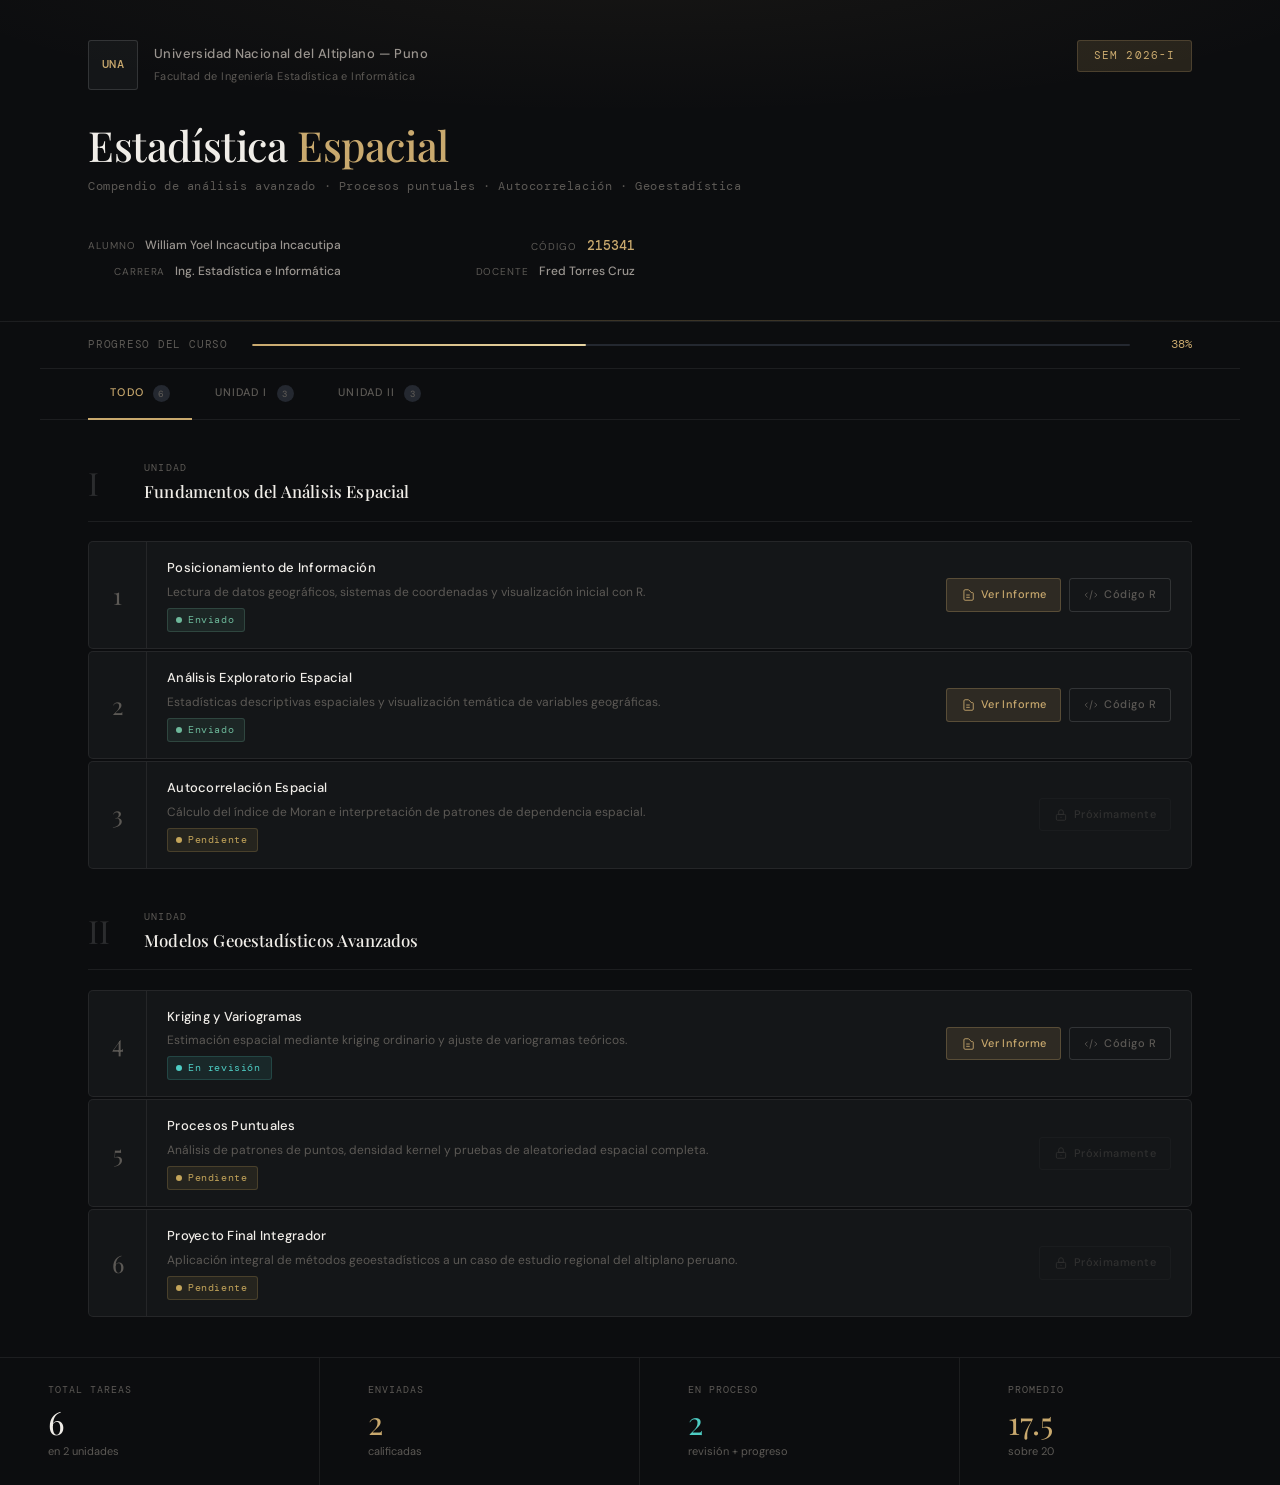
<file: portfolio-espacial/index.html>
<!DOCTYPE html>
<html lang="es">
<head>
  <meta charset="UTF-8" />
  <meta name="viewport" content="width=device-width, initial-scale=1.0" />
  <title>Portafolio — Estadística Espacial | William Yoel Incacutipa</title>
  <link rel="stylesheet" href="css/style.css" />
  <link rel="preconnect" href="https://fonts.googleapis.com" />
  <link rel="preconnect" href="https://fonts.gstatic.com" crossorigin />
  <link href="https://fonts.googleapis.com/css2?family=Playfair+Display:wght@400;500;600&family=DM+Sans:wght@300;400;500&family=DM+Mono:wght@400;500&display=swap" rel="stylesheet" />
</head>
<body>

  <!-- ═══════════════════════════════ HEADER ═══════════════════════════════ -->
  <header class="header">
    <div class="header__inner">
      <div class="header__top">
        <div class="logo-area">
          <div class="logo-badge">UNA</div>
          <div class="logo-text-block">
            <div class="logo-title">Universidad Nacional del Altiplano — Puno</div>
            <div class="logo-sub">Facultad de Ingeniería Estadística e Informática</div>
          </div>
        </div>
        <div class="semester-badge">SEM 2026-I</div>
      </div>

      <div class="header__main">
        <div class="title-block">
          <h1>Estadística <span class="gold">Espacial</span></h1>
          <p class="subtitle-line">Compendio de análisis avanzado · Procesos puntuales · Autocorrelación · Geoestadística</p>
        </div>
        <div class="meta-grid">
          <div class="meta-item">
            <span class="meta-label">Alumno</span>
            <span class="meta-value">William Yoel Incacutipa Incacutipa</span>
          </div>
          <div class="meta-item">
            <span class="meta-label">Código</span>
            <span class="meta-value highlight">215341</span>
          </div>
          <div class="meta-item">
            <span class="meta-label">Carrera</span>
            <span class="meta-value">Ing. Estadística e Informática</span>
          </div>
          <div class="meta-item">
            <span class="meta-label">Docente</span>
            <span class="meta-value">Fred Torres Cruz</span>
          </div>
        </div>
      </div>
    </div>
  </header>

  <!-- ═══════════════════════════════ PROGRESS ══════════════════════════════ -->
  <div class="progress-strip">
    <span class="progress-label">Progreso del curso</span>
    <div class="progress-track">
      <div class="progress-fill" id="pbar"></div>
    </div>
    <span class="progress-value" id="pval">0%</span>
  </div>

  <!-- ═══════════════════════════════ NAV TABS ══════════════════════════════ -->
  <nav class="nav-tabs" role="navigation" aria-label="Filtrar unidades">
    <button class="nav-tab active" onclick="filterUnit('all', this)">
      Todo <span class="nav-count" id="count-all">6</span>
    </button>
    <button class="nav-tab" onclick="filterUnit(1, this)">
      Unidad I <span class="nav-count">3</span>
    </button>
    <button class="nav-tab" onclick="filterUnit(2, this)">
      Unidad II <span class="nav-count">3</span>
    </button>
  </nav>

  <!-- ═══════════════════════════════ MAIN CONTENT ══════════════════════════ -->
  <main class="content" id="main-content">

    <!-- ─── UNIDAD I ─── -->
    <section class="unit-block" data-unit="1">
      <div class="unit-header">
        <div class="unit-number">I</div>
        <div>
          <div class="unit-label">Unidad</div>
          <div class="unit-name">Fundamentos del Análisis Espacial</div>
        </div>
      </div>

      <div class="tasks-list">

        <!-- Tarea 1 -->
        <article class="task-card" tabindex="0" onclick="toggleCard(this)" onkeydown="handleKey(event,this)">
          <div class="task-inner">
            <div class="task-number-col"><span class="task-num">1</span></div>
            <div class="task-main">
              <div class="task-info">
                <div class="task-title">Posicionamiento de Información</div>
                <div class="task-desc">Lectura de datos geográficos, sistemas de coordenadas y visualización inicial con R.</div>
                <span class="task-status status-enviado">
                  <span class="status-dot"></span>Enviado
                </span>
              </div>
            </div>
            <div class="task-actions">
              <a class="btn-action btn-primary" href="tareas/tarea1/informe.pdf" target="_blank" onclick="event.stopPropagation()">
                <svg class="icon" viewBox="0 0 24 24" fill="none" stroke="currentColor" stroke-width="1.5"><path d="M9 12h6m-6 4h6m2 5H7a2 2 0 01-2-2V5a2 2 0 012-2h5.586a1 1 0 01.707.293l5.414 5.414A1 1 0 0121 9.414V19a2 2 0 01-2 2z"/></svg>
                Ver Informe
              </a>
              <a class="btn-action btn-secondary" href="tareas/tarea1/codigo.R" target="_blank" onclick="event.stopPropagation()">
                <svg class="icon" viewBox="0 0 24 24" fill="none" stroke="currentColor" stroke-width="1.5"><path d="M10 20l4-16m4 4l4 4-4 4M6 16l-4-4 4-4"/></svg>
                Código R
              </a>
            </div>
          </div>
          <div class="task-detail">
            <div class="detail-grid">
              <div class="detail-item">
                <div class="detail-label">Fecha de entrega</div>
                <div class="detail-val">12 Mar 2026</div>
              </div>
              <div class="detail-item">
                <div class="detail-label">Calificación</div>
                <div class="detail-val success">18 / 20</div>
              </div>
              <div class="detail-item">
                <div class="detail-label">Herramientas</div>
                <div class="detail-val">R, sf, ggplot2</div>
              </div>
            </div>
          </div>
        </article>

        <!-- Tarea 2 -->
        <article class="task-card" tabindex="0" onclick="toggleCard(this)" onkeydown="handleKey(event,this)">
          <div class="task-inner">
            <div class="task-number-col"><span class="task-num">2</span></div>
            <div class="task-main">
              <div class="task-info">
                <div class="task-title">Análisis Exploratorio Espacial</div>
                <div class="task-desc">Estadísticas descriptivas espaciales y visualización temática de variables geográficas.</div>
                <span class="task-status status-enviado">
                  <span class="status-dot"></span>Enviado
                </span>
              </div>
            </div>
            <div class="task-actions">
              <a class="btn-action btn-primary" href="tareas/tarea2/informe.pdf" target="_blank" onclick="event.stopPropagation()">
                <svg class="icon" viewBox="0 0 24 24" fill="none" stroke="currentColor" stroke-width="1.5"><path d="M9 12h6m-6 4h6m2 5H7a2 2 0 01-2-2V5a2 2 0 012-2h5.586a1 1 0 01.707.293l5.414 5.414A1 1 0 0121 9.414V19a2 2 0 01-2 2z"/></svg>
                Ver Informe
              </a>
              <a class="btn-action btn-secondary" href="tareas/tarea2/codigo.R" target="_blank" onclick="event.stopPropagation()">
                <svg class="icon" viewBox="0 0 24 24" fill="none" stroke="currentColor" stroke-width="1.5"><path d="M10 20l4-16m4 4l4 4-4 4M6 16l-4-4 4-4"/></svg>
                Código R
              </a>
            </div>
          </div>
          <div class="task-detail">
            <div class="detail-grid">
              <div class="detail-item">
                <div class="detail-label">Fecha de entrega</div>
                <div class="detail-val">26 Mar 2026</div>
              </div>
              <div class="detail-item">
                <div class="detail-label">Calificación</div>
                <div class="detail-val success">17 / 20</div>
              </div>
              <div class="detail-item">
                <div class="detail-label">Herramientas</div>
                <div class="detail-val">R, spdep, tmap</div>
              </div>
            </div>
          </div>
        </article>

        <!-- Tarea 3 -->
        <article class="task-card pending-card" tabindex="0" onclick="toggleCard(this)" onkeydown="handleKey(event,this)">
          <div class="task-inner">
            <div class="task-number-col"><span class="task-num">3</span></div>
            <div class="task-main">
              <div class="task-info">
                <div class="task-title">Autocorrelación Espacial</div>
                <div class="task-desc">Cálculo del índice de Moran e interpretación de patrones de dependencia espacial.</div>
                <span class="task-status status-pendiente">
                  <span class="status-dot pulse"></span>Pendiente
                </span>
              </div>
            </div>
            <div class="task-actions">
              <span class="btn-action btn-locked">
                <svg class="icon" viewBox="0 0 24 24" fill="none" stroke="currentColor" stroke-width="1.5"><path d="M12 15v2m-6 4h12a2 2 0 002-2v-6a2 2 0 00-2-2H6a2 2 0 00-2 2v6a2 2 0 002 2zm10-10V7a4 4 0 00-8 0v4h8z"/></svg>
                Próximamente
              </span>
            </div>
          </div>
          <div class="task-detail">
            <div class="detail-grid">
              <div class="detail-item">
                <div class="detail-label">Fecha de entrega</div>
                <div class="detail-val">10 Abr 2026</div>
              </div>
              <div class="detail-item">
                <div class="detail-label">Estado</div>
                <div class="detail-val pending">En progreso</div>
              </div>
              <div class="detail-item">
                <div class="detail-label">Herramientas</div>
                <div class="detail-val">R, spdep</div>
              </div>
            </div>
          </div>
        </article>

      </div>
    </section>

    <!-- ─── UNIDAD II ─── -->
    <section class="unit-block unit-separator" data-unit="2">
      <div class="unit-header">
        <div class="unit-number">II</div>
        <div>
          <div class="unit-label">Unidad</div>
          <div class="unit-name">Modelos Geoestadísticos Avanzados</div>
        </div>
      </div>

      <div class="tasks-list">

        <!-- Tarea 4 -->
        <article class="task-card" tabindex="0" onclick="toggleCard(this)" onkeydown="handleKey(event,this)">
          <div class="task-inner">
            <div class="task-number-col"><span class="task-num">4</span></div>
            <div class="task-main">
              <div class="task-info">
                <div class="task-title">Kriging y Variogramas</div>
                <div class="task-desc">Estimación espacial mediante kriging ordinario y ajuste de variogramas teóricos.</div>
                <span class="task-status status-revision">
                  <span class="status-dot"></span>En revisión
                </span>
              </div>
            </div>
            <div class="task-actions">
              <a class="btn-action btn-primary" href="tareas/tarea4/informe.pdf" target="_blank" onclick="event.stopPropagation()">
                <svg class="icon" viewBox="0 0 24 24" fill="none" stroke="currentColor" stroke-width="1.5"><path d="M9 12h6m-6 4h6m2 5H7a2 2 0 01-2-2V5a2 2 0 012-2h5.586a1 1 0 01.707.293l5.414 5.414A1 1 0 0121 9.414V19a2 2 0 01-2 2z"/></svg>
                Ver Informe
              </a>
              <a class="btn-action btn-secondary" href="tareas/tarea4/codigo.R" target="_blank" onclick="event.stopPropagation()">
                <svg class="icon" viewBox="0 0 24 24" fill="none" stroke="currentColor" stroke-width="1.5"><path d="M10 20l4-16m4 4l4 4-4 4M6 16l-4-4 4-4"/></svg>
                Código R
              </a>
            </div>
          </div>
          <div class="task-detail">
            <div class="detail-grid">
              <div class="detail-item">
                <div class="detail-label">Fecha de entrega</div>
                <div class="detail-val">28 Abr 2026</div>
              </div>
              <div class="detail-item">
                <div class="detail-label">Calificación</div>
                <div class="detail-val teal">Pendiente revisión</div>
              </div>
              <div class="detail-item">
                <div class="detail-label">Herramientas</div>
                <div class="detail-val">R, gstat, sp</div>
              </div>
            </div>
          </div>
        </article>

        <!-- Tarea 5 -->
        <article class="task-card pending-card" tabindex="0" onclick="toggleCard(this)" onkeydown="handleKey(event,this)">
          <div class="task-inner">
            <div class="task-number-col"><span class="task-num">5</span></div>
            <div class="task-main">
              <div class="task-info">
                <div class="task-title">Procesos Puntuales</div>
                <div class="task-desc">Análisis de patrones de puntos, densidad kernel y pruebas de aleatoriedad espacial completa.</div>
                <span class="task-status status-pendiente">
                  <span class="status-dot pulse"></span>Pendiente
                </span>
              </div>
            </div>
            <div class="task-actions">
              <span class="btn-action btn-locked">
                <svg class="icon" viewBox="0 0 24 24" fill="none" stroke="currentColor" stroke-width="1.5"><path d="M12 15v2m-6 4h12a2 2 0 002-2v-6a2 2 0 00-2-2H6a2 2 0 00-2 2v6a2 2 0 002 2zm10-10V7a4 4 0 00-8 0v4h8z"/></svg>
                Próximamente
              </span>
            </div>
          </div>
          <div class="task-detail">
            <div class="detail-grid">
              <div class="detail-item">
                <div class="detail-label">Fecha de entrega</div>
                <div class="detail-val">15 May 2026</div>
              </div>
              <div class="detail-item">
                <div class="detail-label">Estado</div>
                <div class="detail-val pending">No iniciado</div>
              </div>
              <div class="detail-item">
                <div class="detail-label">Herramientas</div>
                <div class="detail-val">R, spatstat</div>
              </div>
            </div>
          </div>
        </article>

        <!-- Tarea 6 -->
        <article class="task-card pending-card" tabindex="0" onclick="toggleCard(this)" onkeydown="handleKey(event,this)">
          <div class="task-inner">
            <div class="task-number-col"><span class="task-num">6</span></div>
            <div class="task-main">
              <div class="task-info">
                <div class="task-title">Proyecto Final Integrador</div>
                <div class="task-desc">Aplicación integral de métodos geoestadísticos a un caso de estudio regional del altiplano peruano.</div>
                <span class="task-status status-pendiente">
                  <span class="status-dot pulse"></span>Pendiente
                </span>
              </div>
            </div>
            <div class="task-actions">
              <span class="btn-action btn-locked">
                <svg class="icon" viewBox="0 0 24 24" fill="none" stroke="currentColor" stroke-width="1.5"><path d="M12 15v2m-6 4h12a2 2 0 002-2v-6a2 2 0 00-2-2H6a2 2 0 00-2 2v6a2 2 0 002 2zm10-10V7a4 4 0 00-8 0v4h8z"/></svg>
                Próximamente
              </span>
            </div>
          </div>
          <div class="task-detail">
            <div class="detail-grid">
              <div class="detail-item">
                <div class="detail-label">Fecha de entrega</div>
                <div class="detail-val">30 Jun 2026</div>
              </div>
              <div class="detail-item">
                <div class="detail-label">Peso en nota</div>
                <div class="detail-val">40% del final</div>
              </div>
              <div class="detail-item">
                <div class="detail-label">Herramientas</div>
                <div class="detail-val">R, QGIS, LaTeX</div>
              </div>
            </div>
          </div>
        </article>

      </div>
    </section>

  </main>

  <!-- ═══════════════════════════════ FOOTER STATS ══════════════════════════ -->
  <footer class="stats-strip">
    <div class="stat-block">
      <div class="stat-label">Total tareas</div>
      <div class="stat-num">6</div>
      <div class="stat-caption">en 2 unidades</div>
    </div>
    <div class="stat-block">
      <div class="stat-label">Enviadas</div>
      <div class="stat-num gold">2</div>
      <div class="stat-caption">calificadas</div>
    </div>
    <div class="stat-block">
      <div class="stat-label">En proceso</div>
      <div class="stat-num teal">2</div>
      <div class="stat-caption">revisión + progreso</div>
    </div>
    <div class="stat-block">
      <div class="stat-label">Promedio</div>
      <div class="stat-num gold">17.5</div>
      <div class="stat-caption">sobre 20</div>
    </div>
  </footer>

  <script src="js/main.js"></script>
</body>
</html>
</file>
<file: portfolio-espacial/css/style.css>
/* ═══════════════════════════════════════════════════════════
   PORTFOLIO — ESTADÍSTICA ESPACIAL
   William Yoel Incacutipa Incacutipa · 215341
   Ingeniería Estadística e Informática · UNA Puno
═══════════════════════════════════════════════════════════ */

/* ─── RESET & ROOT ─── */
*, *::before, *::after {
  box-sizing: border-box;
  margin: 0;
  padding: 0;
}

:root {
  --bg:          #0C0D0F;
  --surface:     #141618;
  --surface2:    #1C1F23;
  --surface3:    #242830;
  --border:      rgba(255,255,255,0.07);
  --border2:     rgba(255,255,255,0.13);
  --gold:        #C9A96E;
  --gold-light:  #E8D5A3;
  --gold-dim:    rgba(201,169,110,0.14);
  --teal:        #4ECDC4;
  --teal-dim:    rgba(78,205,196,0.1);
  --success:     #6DB89A;
  --pending:     #C4A55A;
  --text:        #F0EDE8;
  --text2:       #9A9590;
  --text3:       #5C5955;
  --font-display: 'Playfair Display', Georgia, serif;
  --font-body:   'DM Sans', system-ui, sans-serif;
  --font-mono:   'DM Mono', 'Courier New', monospace;
  --radius-sm:   3px;
  --radius-md:   5px;
  --transition:  0.18s ease;
}

html { scroll-behavior: smooth; }

body {
  background: var(--bg);
  color: var(--text);
  font-family: var(--font-body);
  font-size: 14px;
  line-height: 1.6;
  min-height: 100vh;
  -webkit-font-smoothing: antialiased;
}

/* ─── HEADER ─── */
.header {
  position: relative;
  border-bottom: 1px solid var(--border);
  overflow: hidden;
}

.header::before {
  content: '';
  position: absolute;
  inset: 0;
  background: radial-gradient(ellipse 90% 70% at 50% -10%,
    rgba(201,169,110,0.055) 0%, transparent 65%);
  pointer-events: none;
}

.header::after {
  content: '';
  position: absolute;
  bottom: 0; left: 0; right: 0;
  height: 1px;
  background: linear-gradient(90deg,
    transparent 0%, rgba(201,169,110,0.25) 30%,
    rgba(201,169,110,0.25) 70%, transparent 100%);
}

.header__inner {
  max-width: 1200px;
  margin: 0 auto;
  padding: 2.5rem 3rem;
}

.header__top {
  display: flex;
  align-items: flex-start;
  justify-content: space-between;
  margin-bottom: 2rem;
}

.logo-area {
  display: flex;
  align-items: center;
  gap: 1rem;
}

.logo-badge {
  width: 50px;
  height: 50px;
  border: 1px solid var(--border2);
  border-radius: var(--radius-sm);
  display: flex;
  align-items: center;
  justify-content: center;
  background: var(--surface);
  font-family: var(--font-mono);
  font-size: 12px;
  font-weight: 500;
  color: var(--gold);
  letter-spacing: 0.05em;
  flex-shrink: 0;
}

.logo-title {
  font-size: 13px;
  font-weight: 500;
  color: var(--text2);
  letter-spacing: 0.03em;
}

.logo-sub {
  font-size: 11px;
  color: var(--text3);
  letter-spacing: 0.04em;
  margin-top: 3px;
}

.semester-badge {
  font-family: var(--font-mono);
  font-size: 11px;
  color: var(--gold);
  background: var(--gold-dim);
  border: 1px solid rgba(201,169,110,0.22);
  padding: 6px 16px;
  border-radius: var(--radius-sm);
  letter-spacing: 0.1em;
  white-space: nowrap;
  flex-shrink: 0;
}

.header__main {
  display: flex;
  align-items: flex-end;
  justify-content: space-between;
  gap: 2.5rem;
  flex-wrap: wrap;
}

.title-block h1 {
  font-family: var(--font-display);
  font-size: 2.6rem;
  font-weight: 500;
  line-height: 1.12;
  color: var(--text);
  margin-bottom: 0.5rem;
  letter-spacing: -0.01em;
}

.title-block h1 .gold { color: var(--gold); }

.subtitle-line {
  font-size: 12px;
  color: var(--text3);
  letter-spacing: 0.05em;
  font-family: var(--font-mono);
}

.meta-grid {
  display: grid;
  grid-template-columns: 1fr 1fr;
  gap: 5px 2.5rem;
  text-align: right;
  flex-shrink: 0;
}

.meta-item {
  display: flex;
  align-items: baseline;
  justify-content: flex-end;
  gap: 10px;
}

.meta-label {
  font-size: 10px;
  color: var(--text3);
  letter-spacing: 0.09em;
  text-transform: uppercase;
  white-space: nowrap;
}

.meta-value {
  font-size: 12px;
  color: var(--text2);
  font-weight: 500;
}

.meta-value.highlight {
  color: var(--gold);
  font-family: var(--font-mono);
  font-size: 13px;
}

/* ─── PROGRESS ─── */
.progress-strip {
  padding: 0.85rem 3rem;
  border-bottom: 1px solid var(--border);
  display: flex;
  align-items: center;
  gap: 1.5rem;
  max-width: 1200px;
  margin: 0 auto;
}

.progress-label {
  font-size: 11px;
  color: var(--text3);
  letter-spacing: 0.07em;
  text-transform: uppercase;
  font-family: var(--font-mono);
  white-space: nowrap;
}

.progress-track {
  flex: 1;
  height: 2px;
  background: var(--surface3);
  border-radius: 1px;
  overflow: hidden;
}

.progress-fill {
  height: 100%;
  background: linear-gradient(90deg, var(--gold) 0%, var(--gold-light) 100%);
  border-radius: 1px;
  width: 0%;
  transition: width 1.4s cubic-bezier(0.4, 0, 0.2, 1);
}

.progress-value {
  font-family: var(--font-mono);
  font-size: 12px;
  color: var(--gold);
  white-space: nowrap;
  min-width: 38px;
  text-align: right;
}

/* ─── NAV TABS ─── */
.nav-tabs {
  border-bottom: 1px solid var(--border);
  display: flex;
  align-items: stretch;
  padding: 0 3rem;
  max-width: 1200px;
  margin: 0 auto;
}

.nav-tab {
  padding: 1rem 1.4rem;
  font-size: 11px;
  letter-spacing: 0.1em;
  text-transform: uppercase;
  color: var(--text3);
  cursor: pointer;
  border: none;
  background: none;
  border-bottom: 2px solid transparent;
  margin-bottom: -1px;
  transition: color var(--transition), border-color var(--transition);
  font-family: var(--font-body);
  font-weight: 500;
}

.nav-tab:hover { color: var(--text2); }

.nav-tab.active {
  color: var(--gold);
  border-bottom-color: var(--gold);
}

.nav-count {
  display: inline-flex;
  align-items: center;
  justify-content: center;
  width: 17px;
  height: 17px;
  border-radius: 50%;
  background: var(--surface3);
  font-size: 9px;
  margin-left: 5px;
  color: var(--text3);
  vertical-align: middle;
}

/* ─── CONTENT ─── */
.content {
  padding: 2.5rem 3rem;
  max-width: 1200px;
  margin: 0 auto;
}

/* ─── UNIT BLOCK ─── */
.unit-separator { margin-top: 2.5rem; }

.unit-header {
  display: flex;
  align-items: center;
  gap: 1rem;
  margin-bottom: 1.2rem;
  padding-bottom: 1rem;
  border-bottom: 1px solid var(--border);
}

.unit-number {
  font-family: var(--font-display);
  font-size: 2rem;
  font-weight: 400;
  color: var(--border2);
  line-height: 1;
  width: 40px;
  flex-shrink: 0;
}

.unit-label {
  font-size: 10px;
  color: var(--text3);
  letter-spacing: 0.12em;
  text-transform: uppercase;
  font-family: var(--font-mono);
}

.unit-name {
  font-family: var(--font-display);
  font-size: 1.05rem;
  font-weight: 500;
  color: var(--text);
  margin-top: 2px;
  letter-spacing: 0.01em;
}

/* ─── TASK CARDS ─── */
.tasks-list {
  display: flex;
  flex-direction: column;
  gap: 2px;
}

.task-card {
  background: var(--surface);
  border: 1px solid var(--border);
  border-radius: var(--radius-md);
  overflow: hidden;
  cursor: pointer;
  transition: border-color var(--transition), background var(--transition),
              transform 0.15s ease, box-shadow 0.15s ease;
  animation: fadeUp 0.45s ease both;
  outline: none;
}

.task-card:hover {
  border-color: var(--border2);
  background: var(--surface2);
  transform: translateY(-1px);
  box-shadow: 0 4px 24px rgba(0,0,0,0.35);
}

.task-card:focus-visible {
  border-color: rgba(201,169,110,0.5);
  box-shadow: 0 0 0 2px rgba(201,169,110,0.2);
}

.task-card.expanded {
  border-color: rgba(201,169,110,0.22);
  background: var(--surface2);
}

.task-card:nth-child(1) { animation-delay: 0.05s; }
.task-card:nth-child(2) { animation-delay: 0.10s; }
.task-card:nth-child(3) { animation-delay: 0.15s; }

.task-inner {
  display: flex;
  align-items: stretch;
  min-height: 76px;
}

.task-number-col {
  width: 58px;
  display: flex;
  align-items: center;
  justify-content: center;
  border-right: 1px solid var(--border);
  flex-shrink: 0;
}

.task-num {
  font-family: var(--font-display);
  font-size: 1.5rem;
  font-weight: 400;
  color: var(--text3);
  user-select: none;
}

.task-main {
  flex: 1;
  padding: 1rem 1.25rem;
  display: flex;
  align-items: center;
  gap: 1rem;
  min-width: 0;
}

.task-info { flex: 1; min-width: 0; }

.task-title {
  font-size: 13px;
  font-weight: 500;
  color: var(--text);
  letter-spacing: 0.02em;
  margin-bottom: 4px;
}

.task-desc {
  font-size: 12px;
  color: var(--text3);
  line-height: 1.5;
  margin-bottom: 6px;
}

/* ─── STATUS BADGES ─── */
.task-status {
  display: inline-flex;
  align-items: center;
  gap: 6px;
  padding: 3px 10px 3px 8px;
  border-radius: var(--radius-sm);
  font-family: var(--font-mono);
  font-size: 10px;
  letter-spacing: 0.06em;
}

.status-dot {
  width: 6px;
  height: 6px;
  border-radius: 50%;
  flex-shrink: 0;
}

.status-enviado {
  background: rgba(109,184,154,0.1);
  color: var(--success);
  border: 1px solid rgba(109,184,154,0.22);
}
.status-enviado .status-dot { background: var(--success); }

.status-pendiente {
  background: rgba(196,165,90,0.1);
  color: var(--pending);
  border: 1px solid rgba(196,165,90,0.22);
}
.status-pendiente .status-dot { background: var(--pending); }

.status-revision {
  background: var(--teal-dim);
  color: var(--teal);
  border: 1px solid rgba(78,205,196,0.18);
}
.status-revision .status-dot { background: var(--teal); }

@keyframes pulse-dot {
  0%, 100% { opacity: 0.5; transform: scale(0.85); }
  50% { opacity: 1; transform: scale(1.1); }
}
.status-dot.pulse {
  animation: pulse-dot 2s ease-in-out infinite;
}

/* ─── ACTIONS ─── */
.task-actions {
  display: flex;
  align-items: center;
  gap: 8px;
  padding: 0 1.25rem;
  flex-shrink: 0;
}

.btn-action {
  display: flex;
  align-items: center;
  gap: 6px;
  padding: 7px 14px;
  border-radius: var(--radius-sm);
  font-size: 11px;
  font-family: var(--font-body);
  font-weight: 500;
  letter-spacing: 0.04em;
  cursor: pointer;
  transition: all var(--transition);
  border: 1px solid;
  text-decoration: none;
  white-space: nowrap;
}

.btn-primary {
  background: var(--gold-dim);
  border-color: rgba(201,169,110,0.28);
  color: var(--gold);
}
.btn-primary:hover {
  background: rgba(201,169,110,0.22);
  border-color: rgba(201,169,110,0.5);
  color: var(--gold-light);
}

.btn-secondary {
  background: transparent;
  border-color: var(--border2);
  color: var(--text3);
}
.btn-secondary:hover {
  color: var(--text2);
  background: var(--surface3);
  border-color: var(--border2);
}

.btn-locked {
  background: transparent;
  border-color: var(--border);
  color: var(--text3);
  opacity: 0.38;
  cursor: not-allowed;
}

.icon {
  width: 14px;
  height: 14px;
  flex-shrink: 0;
}

/* ─── EXPANDED DETAIL ─── */
.task-detail {
  display: none;
  padding: 1rem 1.25rem 1.25rem 72px;
  border-top: 1px solid var(--border);
  background: rgba(0,0,0,0.22);
  animation: slideDown 0.2s ease;
}

.task-card.expanded .task-detail { display: block; }

@keyframes slideDown {
  from { opacity: 0; transform: translateY(-4px); }
  to   { opacity: 1; transform: translateY(0); }
}

.detail-grid {
  display: grid;
  grid-template-columns: repeat(3, 1fr);
  gap: 10px;
}

.detail-item {
  background: var(--surface);
  border: 1px solid var(--border);
  border-radius: var(--radius-sm);
  padding: 10px 12px;
}

.detail-label {
  font-size: 10px;
  color: var(--text3);
  letter-spacing: 0.09em;
  text-transform: uppercase;
  font-family: var(--font-mono);
  margin-bottom: 5px;
}

.detail-val {
  font-size: 13px;
  color: var(--text);
  font-weight: 500;
}
.detail-val.success { color: var(--success); }
.detail-val.pending { color: var(--pending); }
.detail-val.teal    { color: var(--teal); }

/* ─── FOOTER STATS ─── */
.stats-strip {
  border-top: 1px solid var(--border);
  display: grid;
  grid-template-columns: repeat(4, 1fr);
}

.stat-block {
  padding: 1.5rem 3rem;
  border-right: 1px solid var(--border);
}
.stat-block:last-child { border-right: none; }

.stat-label {
  font-size: 10px;
  color: var(--text3);
  letter-spacing: 0.1em;
  text-transform: uppercase;
  font-family: var(--font-mono);
  margin-bottom: 8px;
}

.stat-num {
  font-family: var(--font-display);
  font-size: 2rem;
  font-weight: 400;
  line-height: 1;
  color: var(--text);
}
.stat-num.gold { color: var(--gold); }
.stat-num.teal { color: var(--teal); }

.stat-caption {
  font-size: 11px;
  color: var(--text3);
  margin-top: 5px;
}

/* ─── ANIMATIONS ─── */
@keyframes fadeUp {
  from { opacity: 0; transform: translateY(10px); }
  to   { opacity: 1; transform: translateY(0); }
}

/* ─── RESPONSIVE ─── */
@media (max-width: 900px) {
  .header__inner { padding: 1.5rem; }
  .header__main  { flex-direction: column; align-items: flex-start; }
  .meta-grid     { grid-template-columns: 1fr; text-align: left; }
  .meta-item     { justify-content: flex-start; }
  .content       { padding: 1.5rem; }
  .progress-strip{ padding: 0.85rem 1.5rem; }
  .nav-tabs      { padding: 0 1.5rem; }
  .stats-strip   { grid-template-columns: repeat(2, 1fr); }
  .stat-block    { padding: 1.2rem 1.5rem; border-bottom: 1px solid var(--border); }
  .title-block h1 { font-size: 2rem; }
}

@media (max-width: 680px) {
  .task-inner { flex-wrap: wrap; }
  .task-actions {
    width: 100%;
    padding: 0.75rem 1.25rem 1rem;
    border-top: 1px solid var(--border);
    justify-content: flex-start;
  }
  .detail-grid { grid-template-columns: 1fr 1fr; }
  .stats-strip { grid-template-columns: 1fr 1fr; }
  .header__top { flex-direction: column; gap: 1rem; }
  .logo-area   { flex-direction: column; align-items: flex-start; }
}

@media (max-width: 420px) {
  .detail-grid { grid-template-columns: 1fr; }
  .stats-strip { grid-template-columns: 1fr 1fr; }
  .task-detail { padding-left: 1.25rem; }
}
</file>
